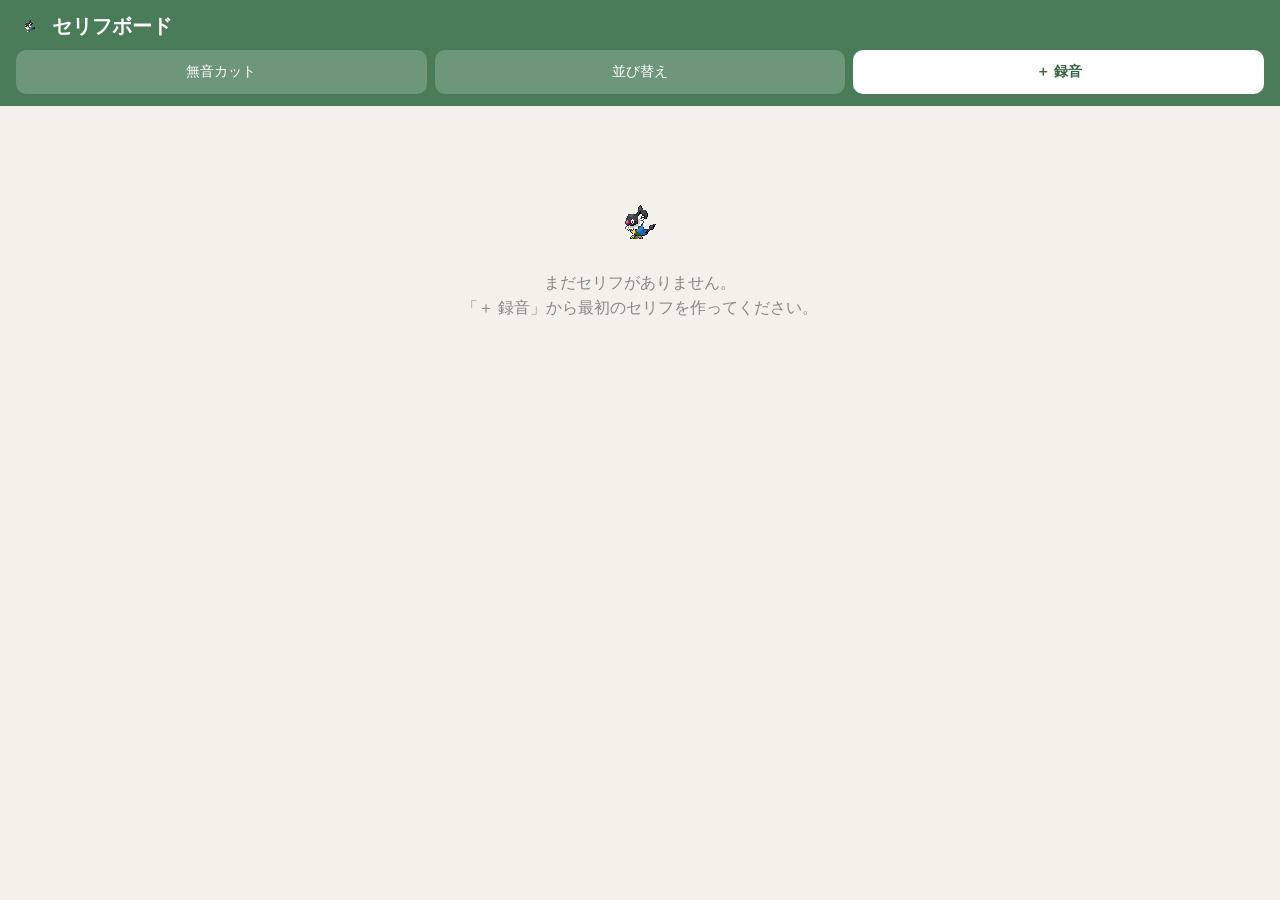
<file: index.html>
<!DOCTYPE html>
<html lang="ja">
<head>
<meta charset="UTF-8">
<meta name="viewport" content="width=device-width, initial-scale=1, viewport-fit=cover, user-scalable=no">
<meta name="robots" content="noindex, nofollow">
<title>セリフボード</title>
<link rel="manifest" href="manifest.json">
<link rel="apple-touch-icon" href="apple-touch-icon.png">
<meta name="apple-mobile-web-app-capable" content="yes">
<meta name="apple-mobile-web-app-status-bar-style" content="black-translucent">
<meta name="theme-color" content="#4A7C59">
<link rel="stylesheet" href="style.css">
</head>
<body>

<header class="app-header">
  <h1><img src="perap.png" alt="ぺラップ" class="perap-icon perap-header">セリフボード</h1>
  <div class="header-buttons">
    <button id="trimAllBtn" class="header-btn" type="button">無音カット</button>
    <button id="sortModeBtn" class="header-btn" type="button">並び替え</button>
    <button id="recordOpenBtn" class="header-btn header-btn-primary" type="button">＋ 録音</button>
  </div>
</header>

<main>
  <div id="grid" class="grid"></div>
  <p id="emptyMessage" class="empty-message" hidden>
    <img src="perap.png" alt="ぺラップ" class="perap-icon perap-empty"><br>
    まだセリフがありません。<br>「＋ 録音」から最初のセリフを作ってください。
  </p>
</main>

<!-- 録音モーダル -->
<div id="recordModal" class="modal-overlay" hidden>
  <div class="modal">
    <h2 id="recordModalTitle">新しいセリフを録音</h2>

    <div id="recordStageIdle" class="record-stage">
      <button id="startRecBtn" class="big-btn record-btn" type="button">● 録音開始</button>
    </div>

    <div id="recordStageRecording" class="record-stage" hidden>
      <img src="perap.png" alt="ぺラップ" class="perap-icon perap-recording">
      <p class="rec-timer"><span id="recTimer">0:00</span> 録音中…</p>
      <button id="stopRecBtn" class="big-btn stop-btn" type="button">■ 停止</button>
    </div>

    <div id="recordStagePreview" class="record-stage" hidden>
      <audio id="previewAudio" controls></audio>
      <label class="field-label" for="phraseNameInput">セリフの名前</label>
      <input id="phraseNameInput" type="text" maxlength="20" placeholder="例：歯磨きして">
      <div class="modal-actions">
        <button id="retakeBtn" class="text-btn" type="button">録り直す</button>
        <button id="saveBtn" class="big-btn save-btn" type="button">保存</button>
      </div>
    </div>

    <p id="recordError" class="error-message" hidden></p>
    <button id="recordCancelBtn" class="text-btn modal-close" type="button">キャンセル</button>
  </div>
</div>

<!-- 編集モーダル（長押しで開く） -->
<div id="editModal" class="modal-overlay" hidden>
  <div class="modal">
    <h2>セリフを編集</h2>
    <label class="field-label" for="editNameInput">名前</label>
    <input id="editNameInput" type="text" maxlength="20">
    <div class="modal-actions modal-actions-column">
      <button id="editSaveNameBtn" class="big-btn save-btn" type="button">名前を保存</button>
      <button id="editRetakeBtn" class="big-btn" type="button">録り直す</button>
      <button id="editDeleteBtn" class="big-btn delete-btn" type="button">削除</button>
    </div>
    <button id="editCloseBtn" class="text-btn modal-close" type="button">閉じる</button>
  </div>
</div>

<script src="app.js"></script>
</body>
</html>
</file>
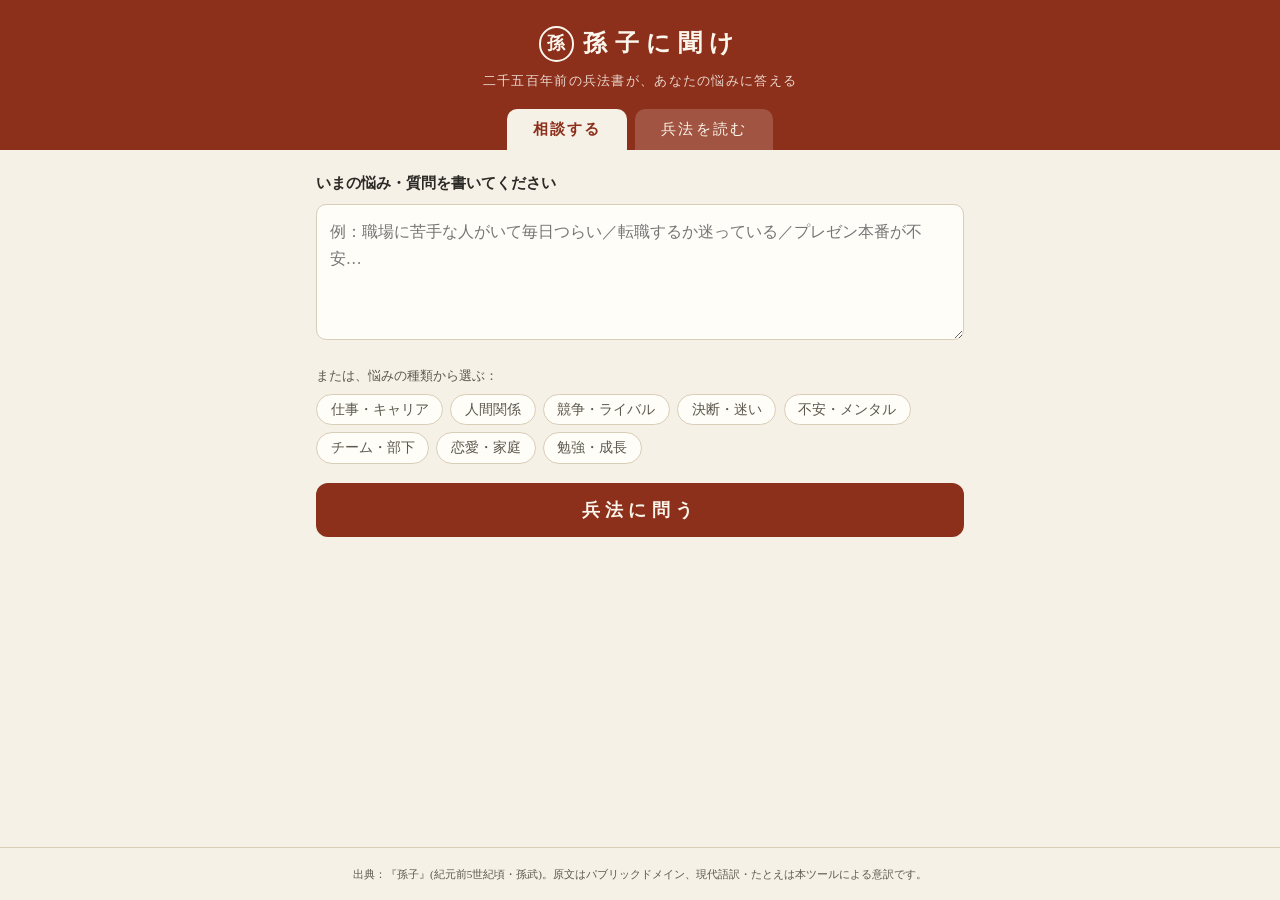
<file: sonshi/index.html>
<!DOCTYPE html>
<html lang="ja">
<head>
<meta charset="UTF-8">
<meta name="viewport" content="width=device-width, initial-scale=1, viewport-fit=cover">
<meta name="robots" content="noindex, nofollow">
<title>孫子に聞け ― 悩み相談と現代語訳</title>
<link rel="manifest" href="manifest.json">
<link rel="apple-touch-icon" href="apple-touch-icon.png">
<meta name="apple-mobile-web-app-capable" content="yes">
<meta name="apple-mobile-web-app-status-bar-style" content="black-translucent">
<meta name="theme-color" content="#8C2F1B">
<link rel="stylesheet" href="style.css">
</head>
<body>

<header class="app-header">
  <h1><span class="header-mark">孫</span>孫子に聞け</h1>
  <p class="header-sub">二千五百年前の兵法書が、あなたの悩みに答える</p>
  <nav class="tabs">
    <button id="tabConsult" class="tab-btn active" type="button">相談する</button>
    <button id="tabRead" class="tab-btn" type="button">兵法を読む</button>
  </nav>
</header>

<main>
  <!-- 相談タブ -->
  <section id="consultView" class="view">
    <div class="consult-box">
      <label class="field-label" for="worryInput">いまの悩み・質問を書いてください</label>
      <textarea id="worryInput" rows="4" maxlength="300"
        placeholder="例：職場に苦手な人がいて毎日つらい／転職するか迷っている／プレゼン本番が不安…"></textarea>

      <p class="chips-label">または、悩みの種類から選ぶ：</p>
      <div id="categoryChips" class="chips"></div>

      <button id="askBtn" class="ask-btn" type="button">兵法に問う</button>
    </div>

    <div id="resultArea" class="result-area" hidden>
      <p id="resultLead" class="result-lead"></p>
      <div id="genreBox" class="genre-box" hidden>
        <p id="genreTitle" class="genre-title"></p>
        <p id="genreAdvice" class="genre-advice"></p>
      </div>
      <div id="resultList"></div>
      <button id="rerollBtn" class="text-btn" type="button" hidden>別の一節で聞き直す</button>
      <button id="againBtn" class="text-btn" type="button">別の悩みを相談する</button>
    </div>
  </section>

  <!-- 現代語訳タブ -->
  <section id="readView" class="view" hidden>
    <div class="daily-box">
      <p class="daily-title">今日の一節</p>
      <div id="dailyPassage"></div>
    </div>
    <div id="chapterList" class="chapter-list"></div>
  </section>
</main>

<footer class="app-footer">
  <p>出典：『孫子』(紀元前5世紀頃・孫武)。原文はパブリックドメイン、現代語訳・たとえは本ツールによる意訳です。</p>
</footer>

<script src="data.js"></script>
<script src="app.js"></script>
</body>
</html>
</file>
<file: style.css>
:root {
  --green: #4A7C59;
  --green-dark: #3a6247;
  --bg: #f4f1ea;
  --danger: #c0392b;
  --text: #2b2b2b;
}

* { box-sizing: border-box; }

body {
  margin: 0;
  font-family: -apple-system, BlinkMacSystemFont, "Hiragino Sans", "Yu Gothic", sans-serif;
  background: var(--bg);
  color: var(--text);
  /* iOSのノッチ/ホームバー分の余白を確保 */
  padding: env(safe-area-inset-top) env(safe-area-inset-right) env(safe-area-inset-bottom) env(safe-area-inset-left);
  -webkit-tap-highlight-color: transparent;
  user-select: none;
}

.app-header {
  display: flex;
  flex-direction: column;
  gap: 10px;
  padding: 12px 16px;
  background: var(--green);
  color: white;
}

.app-header h1 {
  font-size: 20px;
  margin: 0;
  display: flex;
  align-items: center;
  gap: 8px;
}

/* ドット絵はブラウザの補間でぼやけるのでpixelatedで解像度を保つ */
.perap-icon {
  image-rendering: pixelated;
}

.perap-header {
  width: 28px;
  height: 28px;
}

.perap-recording {
  width: 64px;
  height: 64px;
}

.perap-empty {
  width: 80px;
  height: 80px;
}

.header-buttons {
  display: flex;
  gap: 8px;
}

.header-buttons .header-btn {
  flex: 1;
}

.header-btn {
  border: none;
  border-radius: 10px;
  padding: 10px 14px;
  font-size: 14px;
  background: rgba(255,255,255,0.2);
  color: white;
  min-height: 44px;
}

.header-btn.active {
  background: white;
  color: var(--green-dark);
  font-weight: bold;
}

.header-btn-primary {
  background: white;
  color: var(--green-dark);
  font-weight: bold;
}

main {
  padding: 16px;
}

.grid {
  display: grid;
  grid-template-columns: repeat(auto-fill, minmax(130px, 1fr));
  gap: 14px;
}

.phrase-btn {
  min-height: 90px;
  min-width: 60px;
  border: none;
  border-radius: 16px;
  background: white;
  box-shadow: 0 2px 6px rgba(0,0,0,0.12);
  font-size: 18px;
  font-weight: bold;
  color: var(--text);
  padding: 10px;
  display: flex;
  align-items: center;
  justify-content: center;
  text-align: center;
  word-break: break-word;
  line-height: 1.3;
  touch-action: manipulation;
}

/* 押した瞬間わかりやすく縮ませて反応速度を体感させる */
.phrase-btn:active {
  transform: scale(0.94);
  background: #eef7f0;
}

/* ループ再生中は枠を光らせて、もう一度押せば止まることが分かるようにする */
.phrase-btn.playing {
  box-shadow: 0 0 0 3px var(--green), 0 2px 6px rgba(0,0,0,0.12);
  animation: playing-pulse 1s ease-in-out infinite;
}

@keyframes playing-pulse {
  0%, 100% { background: white; }
  50% { background: #eef7f0; }
}

.phrase-cell {
  position: relative;
}

.sort-arrows {
  display: none;
  position: absolute;
  top: -8px;
  right: -8px;
  flex-direction: column;
  gap: 4px;
  z-index: 2;
}

.sort-mode .sort-arrows {
  display: flex;
}

.sort-arrow-btn {
  width: 34px;
  height: 34px;
  border-radius: 50%;
  border: none;
  background: var(--green);
  color: white;
  font-size: 16px;
  box-shadow: 0 2px 4px rgba(0,0,0,0.2);
}

.empty-message {
  text-align: center;
  color: #888;
  margin-top: 60px;
  line-height: 1.6;
}

/* モーダル */
.modal-overlay {
  position: fixed;
  inset: 0;
  background: rgba(0,0,0,0.5);
  display: flex;
  align-items: flex-end;
  z-index: 10;
}

/* hidden属性はUAスタイルの詳細度が低く、上のdisplay:flexに負けて
   表示されっぱなしになるため、ここで明示的に上書きする */
.modal-overlay[hidden] {
  display: none;
}

.modal {
  background: white;
  width: 100%;
  border-radius: 20px 20px 0 0;
  padding: 20px 20px calc(24px + env(safe-area-inset-bottom));
  display: flex;
  flex-direction: column;
  gap: 14px;
}

.modal h2 {
  margin: 0;
  font-size: 18px;
}

.record-stage {
  display: flex;
  flex-direction: column;
  align-items: center;
  gap: 14px;
}

.record-stage[hidden] {
  display: none;
}

.big-btn {
  width: 100%;
  min-height: 56px;
  border-radius: 14px;
  border: none;
  font-size: 18px;
  font-weight: bold;
  color: white;
  background: var(--green);
}

.record-btn { background: var(--danger); }
.stop-btn { background: var(--danger); }
.save-btn { background: var(--green); }
.delete-btn { background: var(--danger); }

.rec-timer {
  font-size: 22px;
  font-weight: bold;
}

.field-label {
  font-size: 14px;
  color: #555;
}

#phraseNameInput, #editNameInput {
  width: 100%;
  min-height: 48px;
  font-size: 16px;
  padding: 10px 12px;
  border: 1px solid #ccc;
  border-radius: 10px;
}

.modal-actions {
  display: flex;
  gap: 10px;
}

.modal-actions-column {
  flex-direction: column;
}

.text-btn {
  background: none;
  border: none;
  color: var(--green-dark);
  font-size: 15px;
  padding: 10px;
  min-height: 44px;
}

.modal-close {
  align-self: center;
  color: #888;
}

.error-message {
  color: var(--danger);
  font-size: 14px;
  text-align: center;
}

audio {
  width: 100%;
}
</file>
<file: sonshi/style.css>
/* 孫子に聞け ― 和風の配色(生成り地・墨文字・朱アクセント) */

:root {
  --washi: #F6F1E7;
  --washi-deep: #EFE7D7;
  --sumi: #2B2A26;
  --sumi-soft: #5C574C;
  --shu: #8C2F1B;
  --shu-bright: #A63C24;
  --kin: #8A6D2F;
  --line: #D8CDB6;
  --card: #FFFDF8;
}

* {
  box-sizing: border-box;
  margin: 0;
  padding: 0;
}

body {
  font-family: "Hiragino Mincho ProN", "Yu Mincho", "YuMincho", "Noto Serif JP", serif;
  background: var(--washi);
  color: var(--sumi);
  line-height: 1.8;
  min-height: 100vh;
  display: flex;
  flex-direction: column;
}

/* ---------- ヘッダー ---------- */

.app-header {
  background: var(--shu);
  color: #FBF6EC;
  text-align: center;
  padding: 1.4rem 1rem 0;
}

.app-header h1 {
  font-size: 1.5rem;
  letter-spacing: 0.3em;
  display: flex;
  align-items: center;
  justify-content: center;
  gap: 0.6rem;
}

.header-mark {
  display: inline-flex;
  align-items: center;
  justify-content: center;
  width: 2.2rem;
  height: 2.2rem;
  border: 2px solid #FBF6EC;
  border-radius: 50%;
  font-size: 1.1rem;
  letter-spacing: 0;
  flex-shrink: 0;
}

.header-sub {
  font-size: 0.8rem;
  opacity: 0.85;
  margin-top: 0.3rem;
  letter-spacing: 0.1em;
}

.tabs {
  display: flex;
  justify-content: center;
  gap: 0.5rem;
  margin-top: 1rem;
}

.tab-btn {
  font-family: inherit;
  font-size: 0.95rem;
  letter-spacing: 0.15em;
  padding: 0.6rem 1.6rem;
  border: none;
  border-radius: 10px 10px 0 0;
  background: rgba(251, 246, 236, 0.18);
  color: #FBF6EC;
  cursor: pointer;
}

.tab-btn.active {
  background: var(--washi);
  color: var(--shu);
  font-weight: 700;
}

/* ---------- 本体 ---------- */

main {
  flex: 1;
  width: 100%;
  max-width: 680px;
  margin: 0 auto;
  padding: 1.2rem 1rem 2rem;
}

.field-label {
  display: block;
  font-size: 0.95rem;
  font-weight: 700;
  margin-bottom: 0.5rem;
}

textarea {
  width: 100%;
  font-family: inherit;
  font-size: 1rem;
  line-height: 1.7;
  padding: 0.8rem;
  border: 1.5px solid var(--line);
  border-radius: 10px;
  background: var(--card);
  color: var(--sumi);
  resize: vertical;
}

textarea:focus {
  outline: none;
  border-color: var(--shu);
}

.chips-label {
  font-size: 0.8rem;
  color: var(--sumi-soft);
  margin: 0.9rem 0 0.4rem;
}

.chips {
  display: flex;
  flex-wrap: wrap;
  gap: 0.45rem;
}

.chip {
  font-family: inherit;
  font-size: 0.85rem;
  padding: 0.35rem 0.85rem;
  border: 1.5px solid var(--line);
  border-radius: 999px;
  background: var(--card);
  color: var(--sumi-soft);
  cursor: pointer;
}

.chip.selected {
  border-color: var(--shu);
  background: var(--shu);
  color: #FBF6EC;
}

.ask-btn {
  display: block;
  width: 100%;
  margin-top: 1.2rem;
  padding: 0.95rem;
  font-family: inherit;
  font-size: 1.1rem;
  font-weight: 700;
  letter-spacing: 0.3em;
  border: none;
  border-radius: 12px;
  background: var(--shu);
  color: #FBF6EC;
  cursor: pointer;
}

.ask-btn:active {
  background: var(--shu-bright);
}

/* ---------- 相談結果 ---------- */

.result-area {
  margin-top: 1.6rem;
}

.result-lead {
  font-size: 0.95rem;
  color: var(--sumi-soft);
  margin-bottom: 1rem;
  padding-left: 0.8rem;
  border-left: 3px solid var(--shu);
}

.genre-box {
  background: var(--washi-deep);
  border-left: 4px solid var(--shu);
  border-radius: 0 10px 10px 0;
  padding: 0.9rem 1.1rem;
  margin-bottom: 1.1rem;
}

.genre-title {
  font-size: 0.85rem;
  font-weight: 700;
  letter-spacing: 0.1em;
  color: var(--shu);
  margin-bottom: 0.35rem;
}

.genre-advice {
  font-size: 0.92rem;
}

.passage-card {
  background: var(--card);
  border: 1px solid var(--line);
  border-radius: 12px;
  padding: 1.1rem 1.2rem;
  margin-bottom: 1.1rem;
  box-shadow: 0 1px 4px rgba(43, 42, 38, 0.06);
}

.passage-chapter {
  display: inline-block;
  font-size: 0.75rem;
  letter-spacing: 0.15em;
  color: #FBF6EC;
  background: var(--kin);
  border-radius: 4px;
  padding: 0.1rem 0.55rem;
  margin-bottom: 0.6rem;
}

.passage-kanbun {
  font-size: 1.08rem;
  font-weight: 700;
  line-height: 2;
  margin-bottom: 0.35rem;
}

.passage-yomi {
  font-size: 0.88rem;
  color: var(--sumi-soft);
  margin-bottom: 0.8rem;
}

.passage-section-title {
  font-size: 0.78rem;
  font-weight: 700;
  letter-spacing: 0.2em;
  color: var(--shu);
  margin: 0.8rem 0 0.2rem;
}

.passage-gendai,
.passage-advice {
  font-size: 0.95rem;
}

.passage-advice {
  background: var(--washi-deep);
  border-radius: 8px;
  padding: 0.7rem 0.9rem;
  margin-top: 0.2rem;
}

.text-btn {
  display: block;
  margin: 1.2rem auto 0;
  font-family: inherit;
  font-size: 0.9rem;
  color: var(--shu);
  background: none;
  border: none;
  text-decoration: underline;
  cursor: pointer;
}

/* ---------- 今日の一節 ---------- */

.daily-box {
  background: var(--card);
  border: 1.5px solid var(--kin);
  border-radius: 12px;
  padding: 1rem 1.2rem;
  margin-bottom: 1.4rem;
}

.daily-title {
  font-size: 0.8rem;
  font-weight: 700;
  letter-spacing: 0.3em;
  color: var(--kin);
  margin-bottom: 0.4rem;
}

/* ---------- 篇リスト ---------- */

.chapter-list details {
  background: var(--card);
  border: 1px solid var(--line);
  border-radius: 10px;
  margin-bottom: 0.6rem;
  overflow: hidden;
}

.chapter-list summary {
  list-style: none;
  cursor: pointer;
  padding: 0.85rem 1rem;
  display: flex;
  align-items: baseline;
  gap: 0.7rem;
}

.chapter-list summary::-webkit-details-marker {
  display: none;
}

.chapter-no {
  font-size: 0.75rem;
  color: #FBF6EC;
  background: var(--shu);
  border-radius: 4px;
  padding: 0.1rem 0.5rem;
  white-space: nowrap;
}

.chapter-name {
  font-weight: 700;
  font-size: 1rem;
}

.chapter-desc {
  font-size: 0.78rem;
  color: var(--sumi-soft);
}

.chapter-body {
  border-top: 1px dashed var(--line);
  padding: 0.9rem 1rem;
}

.chapter-body .passage-card {
  box-shadow: none;
  margin-bottom: 0.9rem;
}

.chapter-body .passage-card:last-child {
  margin-bottom: 0;
}

.chapter-empty {
  font-size: 0.85rem;
  color: var(--sumi-soft);
}

/* ---------- フッター ---------- */

.app-footer {
  text-align: center;
  font-size: 0.7rem;
  color: var(--sumi-soft);
  padding: 1rem;
  border-top: 1px solid var(--line);
}
</file>
